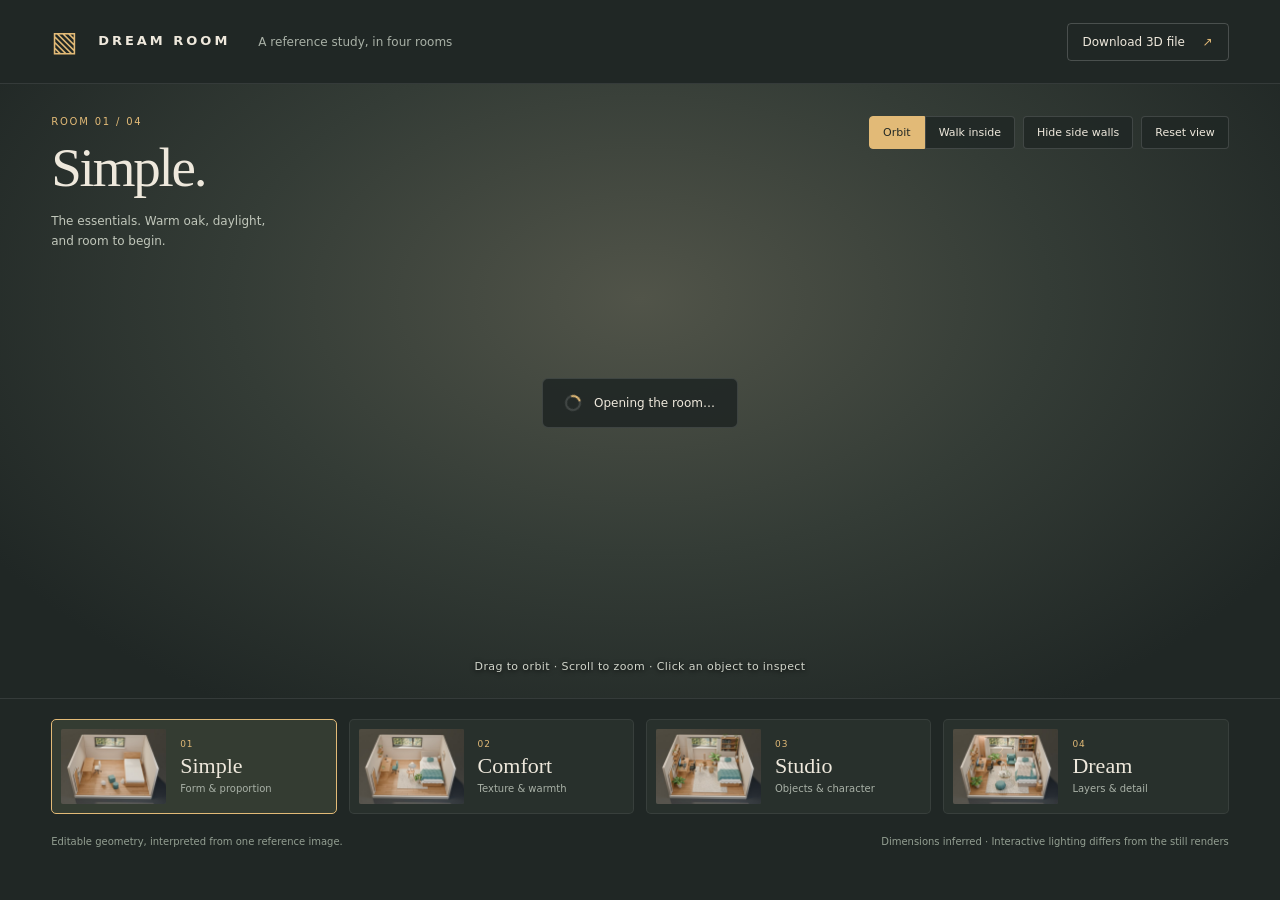
<file: index.html>
<!doctype html>
<html lang="en"><head><meta charset="utf-8"><meta name="viewport" content="width=device-width,initial-scale=1"><title>Dream Room</title><meta http-equiv="refresh" content="0;url=./dream_rooms/viewer/"><style>body{background:#202725;color:#eee8dc;font:18px system-ui;padding:3rem}a{color:#e2ba77}</style></head><body><p><a href="./dream_rooms/viewer/">Open the interactive Dream Room viewer →</a></p></body></html>
</file>
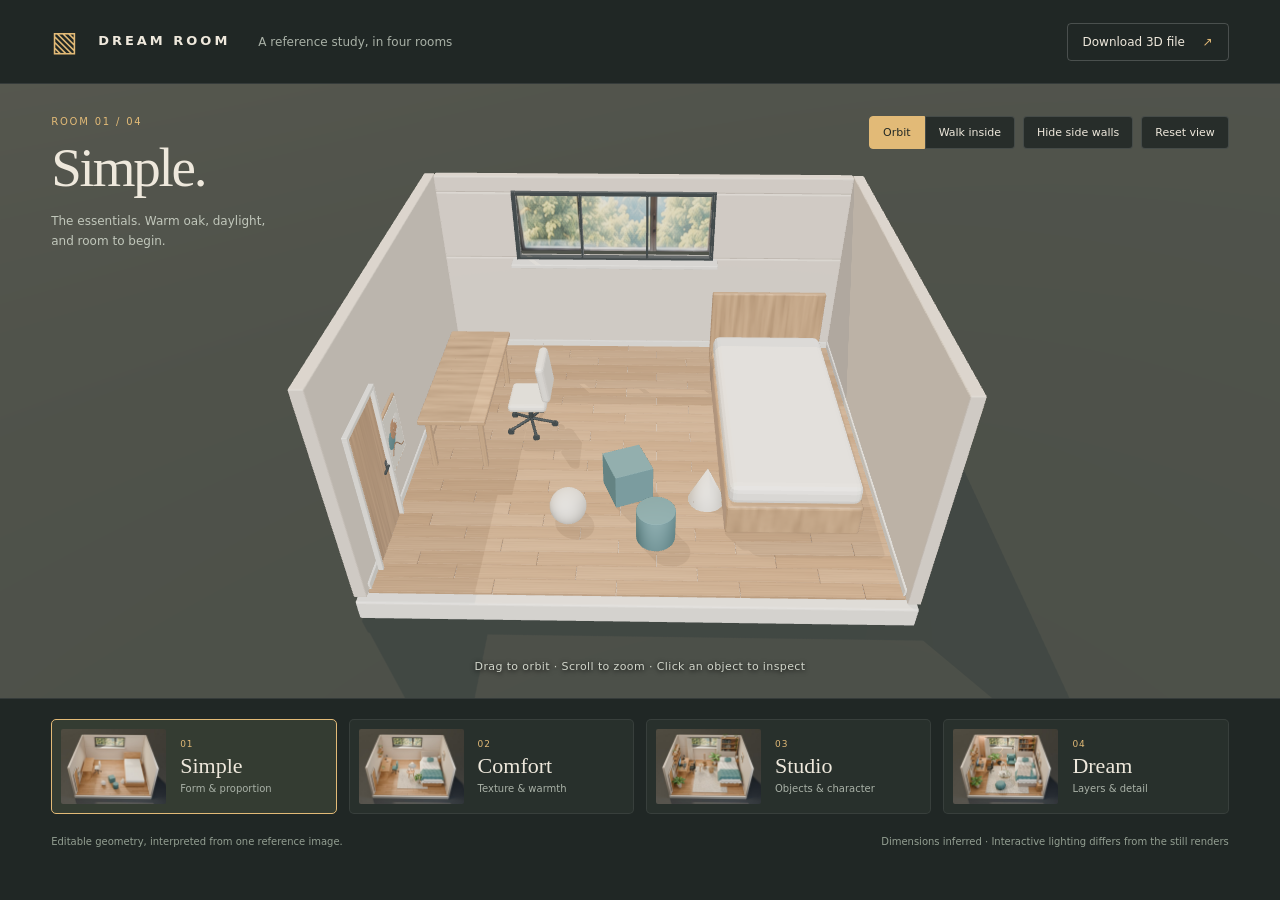
<file: dream_rooms/viewer/index.html>
<!doctype html>
<html lang="en">
<head>
  <meta charset="utf-8">
  <meta name="viewport" content="width=device-width,initial-scale=1">
  <meta name="theme-color" content="#202725">
  <title>Dream Room · An interactive reference study</title>
  <link rel="icon" href="favicon.svg" type="image/svg+xml">
  <link rel="stylesheet" href="style.css">
  <script type="importmap">
    {"imports":{"three":"./vendor/three.module.js","three/addons/":"./vendor/addons/"}}
  </script>
</head>
<body>
  <main id="app">
    <header>
      <a class="brand" href="./"><span class="brand-mark">▧</span> DREAM ROOM</a>
      <span class="edition">A reference study, in four rooms</span>
      <a id="download" class="download" href="models/01_simple.glb" download>Download 3D file <span>↗</span></a>
    </header>
    <section class="stage" aria-label="Interactive 3D room">
      <div id="canvas-host"></div>
      <div class="room-caption">
        <div class="eyebrow" id="room-number">ROOM 01 / 04</div>
        <h1 id="room-title">Simple.</h1>
        <p id="room-description">The essentials. Warm oak, daylight, and room to begin.</p>
      </div>
      <div class="tools" aria-label="View controls">
        <div class="segmented"><button id="orbit" class="active" aria-pressed="true">Orbit</button><button id="walk" aria-pressed="false">Walk inside</button></div>
        <button id="walls" aria-pressed="false">Hide side walls</button>
        <button id="reset">Reset view</button>
      </div>
      <div id="loading" role="status"><span class="spinner"></span><span id="loading-text">Opening the room…</span></div>
      <div id="selection" hidden><span id="selection-category"></span><strong id="selection-name"></strong><button id="clear-selection" aria-label="Clear selection">×</button></div>
      <p id="instructions" class="instructions">Drag to orbit · Scroll to zoom · Click an object to inspect</p>
      <div class="touch-walk" id="touch-walk" hidden aria-label="Walk controls">
        <button data-move="forward" aria-label="Move forward">↑</button>
        <div><button data-move="left" aria-label="Move left">←</button><button data-move="back" aria-label="Move backward">↓</button><button data-move="right" aria-label="Move right">→</button></div>
      </div>
    </section>
    <nav class="rooms" aria-label="Choose a room">
      <button class="room-card selected" data-room="1" aria-pressed="true"><img src="posters/01_simple.jpg" alt="Simple room preview"><span><small>01</small><strong>Simple</strong><em>Form & proportion</em></span></button>
      <button class="room-card" data-room="2" aria-pressed="false"><img src="posters/02_comfort.jpg" alt="Comfort room preview"><span><small>02</small><strong>Comfort</strong><em>Texture & warmth</em></span></button>
      <button class="room-card" data-room="3" aria-pressed="false"><img src="posters/03_studio.jpg" alt="Studio room preview"><span><small>03</small><strong>Studio</strong><em>Objects & character</em></span></button>
      <button class="room-card" data-room="4" aria-pressed="false"><img src="posters/04_dream.jpg" alt="Dream room preview"><span><small>04</small><strong>Dream</strong><em>Layers & detail</em></span></button>
    </nav>
    <footer><span>Editable geometry, interpreted from one reference image.</span><span>Dimensions inferred · Interactive lighting differs from the still renders</span></footer>
  </main>
  <script type="module" src="viewer.js"></script>
</body>
</html>
</file>
<file: dream_rooms/viewer/style.css>
:root{color-scheme:dark;--bg:#202725;--ink:#eee8dc;--muted:#a9b1a7;--line:#ffffff18;--accent:#e2ba77}
*{box-sizing:border-box}body{margin:0;background:var(--bg);color:var(--ink);font-family:system-ui,-apple-system,BlinkMacSystemFont,"Segoe UI",sans-serif}button,a{-webkit-tap-highlight-color:transparent}button{font:inherit;cursor:pointer}button:focus-visible,a:focus-visible{outline:2px solid var(--accent);outline-offset:5px}button:disabled{opacity:.55;cursor:wait}a{color:inherit;text-decoration:none}[hidden]{display:none!important}#app{max-width:1800px;margin:auto}header{height:84px;padding:0 4%;display:flex;align-items:center;gap:28px;border-bottom:1px solid var(--line)}.brand{font-size:13px;letter-spacing:.23em;font-weight:650;white-space:nowrap}.brand-mark{font-size:28px;vertical-align:middle;color:var(--accent);padding-right:10px}.edition{font-size:12px;color:var(--muted)}.download{margin-left:auto;font-size:12px;padding:11px 15px;border:1px solid #ffffff30;border-radius:4px}.download span{margin-left:14px;color:var(--accent)}.stage{position:relative;height:calc(100vh - 286px);min-height:440px;max-height:920px;background:radial-gradient(ellipse at 50% 35%,#515449 0,#343c36 45%,#202725 85%);overflow:hidden}#canvas-host{position:absolute;inset:0}canvas{display:block;width:100%;height:100%;touch-action:none;outline:none}.room-caption{position:absolute;top:32px;left:4%;pointer-events:none;max-width:270px}.eyebrow{font-size:10px;letter-spacing:.18em;color:var(--accent)}h1{font-family:Georgia,"Times New Roman",serif;font-weight:normal;font-size:55px;letter-spacing:-.04em;margin:9px 0 8px}.room-caption p{font-size:12px;line-height:1.7;color:#c1c7bb;max-width:215px}.tools{position:absolute;right:4%;top:32px;display:flex;gap:8px;flex-wrap:wrap;justify-content:flex-end}.tools button{background:#202725d9;color:var(--ink);border:1px solid #ffffff24;padding:9px 13px;font-size:11px;border-radius:4px}.tools button:hover{border-color:#e2ba7770}.segmented{display:flex}.segmented button{border-radius:0}.segmented button:first-child{border-radius:4px 0 0 4px}.segmented button:last-child{border-radius:0 4px 4px 0}.tools button.active{background:var(--accent);color:#232925;border-color:var(--accent)}.instructions{position:absolute;bottom:14px;left:0;right:0;text-align:center;font-size:11px;letter-spacing:.035em;color:#d1d5ca;pointer-events:none;text-shadow:0 1px 5px #000}#loading{position:absolute;left:50%;top:52%;transform:translate(-50%,-50%);background:#202725e8;border:1px solid #ffffff20;border-radius:6px;padding:16px 22px;display:flex;align-items:center;gap:13px;font-size:12px}.spinner{display:inline-block;width:16px;height:16px;border:2px solid #ffffff25;border-top-color:var(--accent);border-radius:50%;animation:spin .8s linear infinite}@keyframes spin{to{transform:rotate(360deg)}}#selection{position:absolute;right:4%;bottom:53px;padding:12px 45px 12px 16px;background:#202725eb;border:1px solid #e2ba7744;border-radius:5px;max-width:350px}#selection-category{display:block;font-size:9px;letter-spacing:.12em;text-transform:uppercase;color:var(--accent);margin-bottom:4px}#selection-name{font-size:12px;font-weight:500}#clear-selection{position:absolute;right:8px;top:9px;background:none;border:0;color:var(--muted);font-size:20px}.rooms{display:grid;grid-template-columns:repeat(4,1fr);gap:12px;padding:20px 4%;border-top:1px solid var(--line)}.room-card{display:flex;align-items:center;gap:14px;background:#28302c;border:1px solid #ffffff13;color:var(--ink);border-radius:5px;padding:9px;text-align:left;transition:border-color .15s,background .15s;min-width:0}.room-card:hover{background:#333c34}.room-card.selected{border-color:var(--accent);background:#343c32}.room-card img{width:105px;height:75px;object-fit:cover;border-radius:2px;background:#3e473c}.room-card span{display:grid;gap:4px}.room-card small{font-size:9px;letter-spacing:.1em;color:var(--accent)}.room-card strong{font-family:Georgia,serif;font-weight:normal;font-size:22px}.room-card em{font-style:normal;font-size:10px;color:var(--muted)}footer{display:flex;justify-content:space-between;gap:15px;padding:0 4% 18px;color:#939f92;font-size:10px;line-height:1.5}.touch-walk{position:absolute;left:20px;bottom:47px;text-align:center}.touch-walk button{background:#202725dd;color:var(--ink);border:1px solid #ffffff30;border-radius:5px;width:39px;height:37px;margin:3px;touch-action:none}
@media(max-width:1050px){.room-card{gap:9px}.room-card img{width:70px;height:62px}.room-card em{font-size:9px}.room-caption{top:20px}h1{font-size:43px}.tools{top:20px}.edition{display:none}}
@media(max-width:700px){header{height:64px}.brand{font-size:11px;letter-spacing:.12em}.download{font-size:10px;padding:8px 10px}.stage{height:62vh;min-height:420px}.room-caption{top:15px;max-width:160px}.room-caption p{max-width:155px;font-size:10px}.tools{top:auto;bottom:43px;left:0;right:0;justify-content:center}.tools button{padding:8px 9px;font-size:10px}.rooms{grid-template-columns:repeat(2,1fr);gap:8px;padding:14px 4%}.room-card img{width:65px;height:55px}.room-card strong{font-size:19px}.room-card em{font-size:8px}.room-card{gap:10px}footer{flex-direction:column;gap:4px}.instructions{font-size:9px;bottom:10px}#selection{bottom:86px;max-width:240px}.touch-walk{bottom:90px}}
</file>
